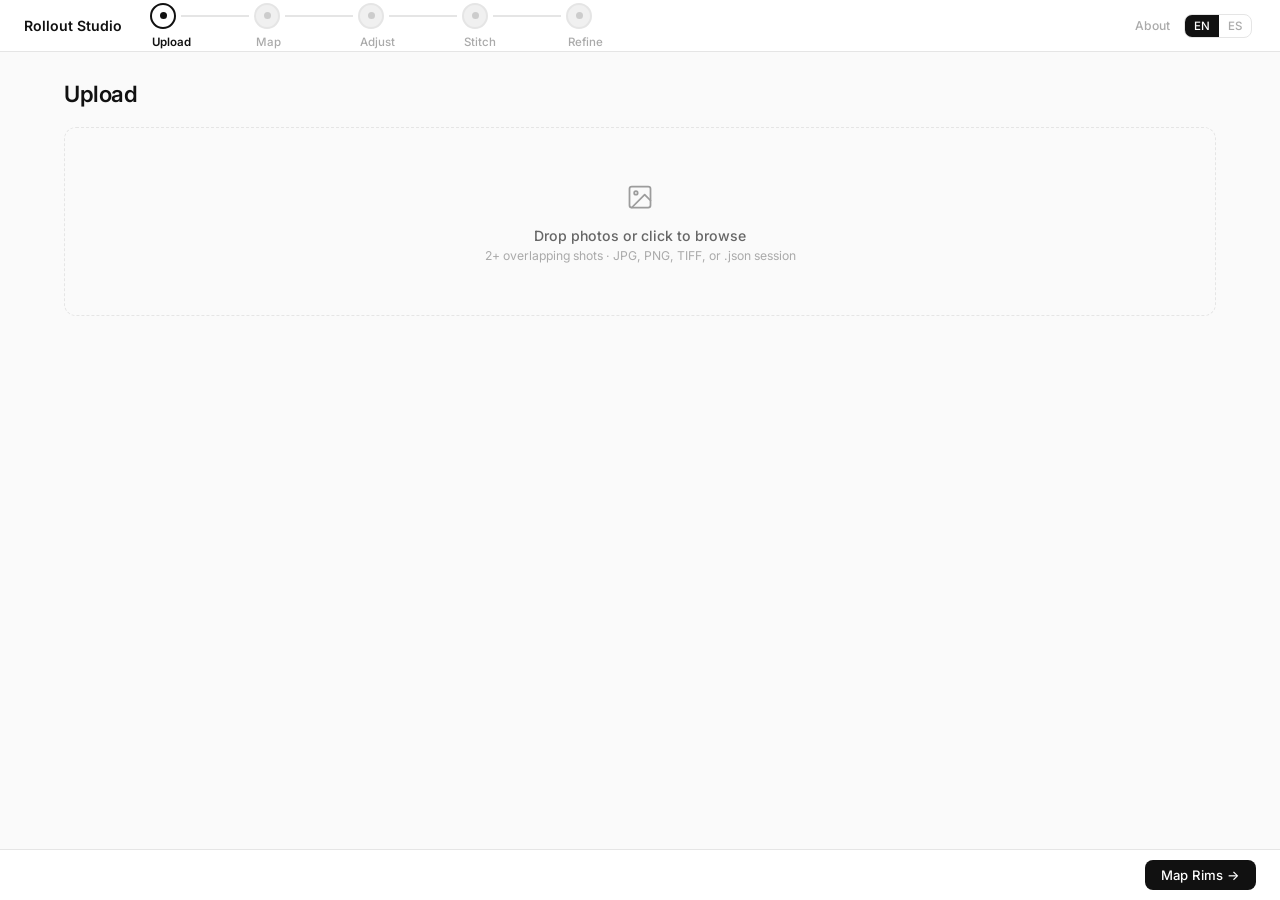
<file: index.html>
<!DOCTYPE html>
<html lang="en">
<head>
<meta charset="UTF-8">
<meta name="viewport" content="width=device-width,initial-scale=1.0">
<title>Rollout Studio</title>
<!-- Google Analytics (GA4) -->
<script async src="https://www.googletagmanager.com/gtag/js?id=G-Y5X94T6TG4"></script>
<script>
  window.dataLayer = window.dataLayer || [];
  function gtag(){dataLayer.push(arguments);}
  gtag('js', new Date());
  gtag('config', 'G-Y5X94T6TG4');
</script>
<link rel="preconnect" href="https://fonts.googleapis.com">
<link rel="preconnect" href="https://fonts.gstatic.com" crossorigin>
<link rel="stylesheet" href="https://fonts.googleapis.com/css2?family=Inter:wght@400;500;600&display=swap">
<link rel="stylesheet" href="css/styles.css?v=20261126-auto-sort">
</head>
<body>

<div class="topbar">
  <div class="logo" id="logoBtn">Rollout Studio</div>
  <div class="stepper" id="stepper"></div>
  <div class="topbar-right">
    <button class="btn btn-ghost btn-sm" id="aboutBtn" style="font-size:.76em">About</button>
    <div class="lang-toggle" id="langToggle"><button class="active" data-l="en">EN</button><button data-l="es">ES</button></div>
  </div>
</div>
<div class="main">
  <div class="page active" id="p0"></div>
  <div class="page" id="p1"></div>
  <div class="page" id="p2"></div>
  <div class="page" id="p3"></div>
  <div class="page" id="p4"></div>
  <div class="page" id="pAbout"></div>
</div>
<div class="bottombar" id="bottombar">
  <div><button class="btn btn-ghost" id="btnBack" style="visibility:hidden">&larr; Back</button></div>
  <div class="bb-right"><span class="bb-hint" id="hint"></span><button class="btn btn-dark" id="btnNext">Map Rims &rarr;</button></div>
</div>
<input type="file" id="fi" multiple accept="image/*,.tif,.tiff,image/tiff,.json" style="display:none">

<script src="js/i18n.js?v=20261126-auto-sort"></script>
<script src="js/state.js?v=20261126-auto-sort"></script>
<script src="js/ui/about.js"></script>
<script src="js/ui/modal.js?v=20261126-overlap-warning"></script>
<script src="js/ui/nav.js?v=20261126-overlap-warning"></script>
<script src="js/core/rim-detect.js"></script>
<script src="js/core/rim-detect-v2.js?v=20261125-open-mouth"></script>
<script src="js/core/unwarp.js?v=20261125-seam-merge"></script>
<script src="js/core/overlap-warp.js?v=20261125-crop-check"></script>
<script src="js/core/seam-merge.js?v=20261126-auto-sort"></script>
<script src="js/core/crop-check.js?v=20261125-crop-check"></script>
<script src="js/core/auto-rectify.js"></script>
<script src="js/core/camera.js"></script>
<script src="js/core/registration.js"></script>
<script src="js/steps/1-upload.js?v=20261126-tiff-loading"></script>
<script src="js/steps/2-map.js?v=20261124-browser-rims"></script>
<script src="js/steps/3-adjust.js?v=20261126-auto-order-chain"></script>
<script src="js/steps/4-stitch.js?v=20261126-auto-sort"></script>
<script src="js/steps/5-refine.js"></script>
<script src="js/main.js"></script>
</body>
</html>
</file>
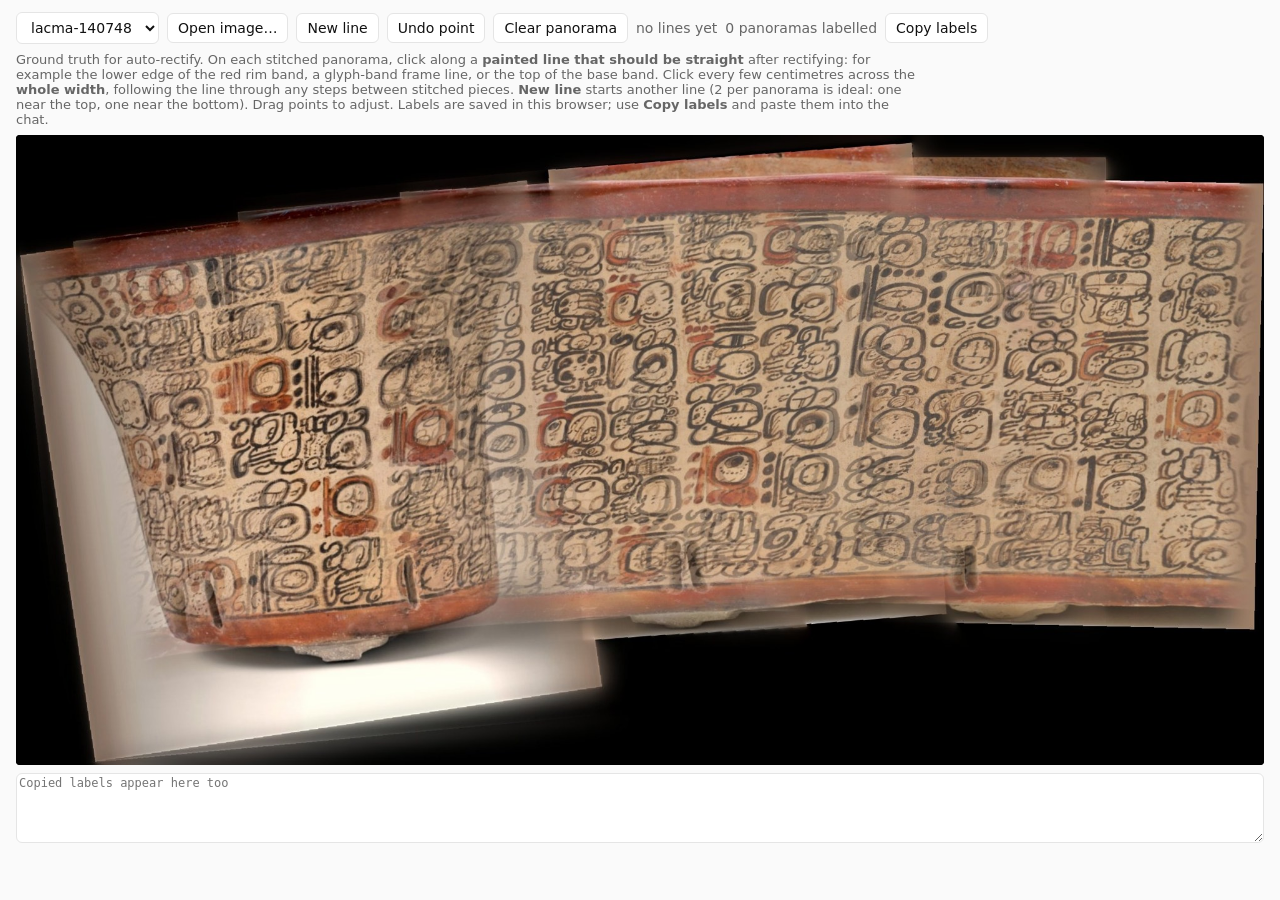
<file: eval/label-lines.html>
<!DOCTYPE html>
<html lang="en">
<head>
<meta charset="UTF-8">
<meta name="viewport" content="width=device-width,initial-scale=1">
<title>Straight-Line Labeller</title>
<style>
:root{--bg:#fafafa;--fg:#111;--mut:#666;--card:#fff;--bd:#e5e5e5;--ok:#16a34a}
@media (prefers-color-scheme:dark){:root{--bg:#141414;--fg:#eee;--mut:#999;--card:#1e1e1e;--bd:#333}}
*{box-sizing:border-box}
body{background:var(--bg);color:var(--fg);font:14px system-ui,sans-serif;margin:0;padding:12px 16px}
.bar{display:flex;gap:8px;flex-wrap:wrap;align-items:center;margin-bottom:8px}
button,select{font:inherit;padding:6px 10px;border-radius:6px;border:1px solid var(--bd);background:var(--card);color:var(--fg);cursor:pointer}
.hint{color:var(--mut);font-size:13px;margin:4px 0 8px;max-width:900px}
canvas{max-width:100%;display:block;cursor:crosshair;touch-action:none;border-radius:4px;background:#000}
.done{color:var(--ok);font-weight:600}.mut{color:var(--mut)}
textarea{width:100%;height:70px;font:12px monospace;margin-top:8px;background:var(--card);color:var(--fg);border:1px solid var(--bd);border-radius:6px}
</style>
</head>
<body>
<div class="bar">
  <select id="set"></select>
  <label style="display:inline-flex;align-items:center;gap:4px;cursor:pointer"><input type="file" id="localImg" accept="image/*" style="display:none"><button type="button" onclick="document.getElementById('localImg').click()">Open image…</button></label>
  <button id="newLine">New line</button>
  <button id="undo">Undo point</button>
  <button id="clear">Clear panorama</button>
  <span id="status" class="mut"></span>
  <span id="count" class="mut"></span>
  <button id="copy">Copy labels</button>
</div>
<div class="hint">Ground truth for auto-rectify. On each stitched panorama, click along a <b>painted line that should be straight</b> after rectifying: for example the lower edge of the red rim band, a glyph-band frame line, or the top of the base band. Click every few centimetres across the <b>whole width</b>, following the line through any steps between stitched pieces. <b>New line</b> starts another line (2 per panorama is ideal: one near the top, one near the bottom). Drag points to adjust. Labels are saved in this browser; use <b>Copy labels</b> and paste them into the chat.</div>
<canvas id="cv"></canvas>
<textarea id="out" readonly placeholder="Copied labels appear here too"></textarea>
<script>
"use strict";
// Labels: {"<set>": {"lines": [[[x,y], ...], ...]}} with x,y normalised to 0..1 of the stitched image.
var KEY = "rollout-line-labels-v1", labels = {};
try { labels = JSON.parse(localStorage.getItem(KEY) || "{}"); } catch (e) {}
function save() { try { localStorage.setItem(KEY, JSON.stringify(labels)); } catch (e) {} updCount(); }
var sets = [], cur = null, img = new Image(), cv = document.getElementById("cv"), ctx = cv.getContext("2d"), drag = null;
var COLORS = ["#f97316", "#2563eb", "#16a34a", "#db2777", "#7c3aed"];
function lab() { return labels[cur] || (labels[cur] = { lines: [[]] }); }
async function load() {
  var list = await (await fetch("../test-sets/stitched.json")).json();
  sets = list.sets.filter(function (s) { return !s.failed; }); // failed stitches can't be labelled
  var sel = document.getElementById("set");
  sets.forEach(function (s) { var o = document.createElement("option"); o.value = s.id; o.textContent = s.id; sel.appendChild(o); });
  sel.onchange = function () { show(sel.value); };
  show(sets[0].id); updCount();
}
// Open a panorama from this computer (e.g. your own stitch): it stays in the browser; labels are
// keyed "local:<file name>" and copied out with the rest.
document.getElementById("localImg").onchange = function (e) {
  var f = e.target.files[0]; if (!f) return;
  var id = "local:" + f.name, url = URL.createObjectURL(f);
  if (!sets.some(function (x) { return x.id === id; })) {
    sets.push({ id: id, url: url });
    var o = document.createElement("option"); o.value = id; o.textContent = id; document.getElementById("set").appendChild(o);
  } else sets.find(function (x) { return x.id === id; }).url = url;
  document.getElementById("set").value = id; show(id);
};
function show(id) { cur = id; var s = sets.find(function (x) { return x.id === id; }); img.onload = function () { cv.width = img.naturalWidth; cv.height = img.naturalHeight; draw(); }; img.src = s.url || "../" + s.file; }
function draw() {
  ctx.drawImage(img, 0, 0);
  var L = labels[cur], r = Math.max(4, cv.width / 300);
  (L ? L.lines : []).forEach(function (line, li) {
    var col = COLORS[li % COLORS.length]; ctx.strokeStyle = col; ctx.fillStyle = col; ctx.lineWidth = r / 2;
    var pts = line.slice().sort(function (a, b) { return a[0] - b[0]; }).map(function (p) { return [p[0] * cv.width, p[1] * cv.height]; });
    if (pts.length > 1) { ctx.beginPath(); pts.forEach(function (p, i) { i ? ctx.lineTo(p[0], p[1]) : ctx.moveTo(p[0], p[1]); }); ctx.stroke(); }
    pts.forEach(function (p) { ctx.beginPath(); ctx.arc(p[0], p[1], r, 0, 7); ctx.fill(); });
  });
  var n = L ? L.lines.filter(function (l) { return l.length >= 2; }).length : 0;
  document.getElementById("status").innerHTML = n ? '<span class="done">' + n + " line" + (n > 1 ? "s" : "") + "</span>" : "no lines yet";
}
function evPt(e) { var b = cv.getBoundingClientRect(); return [(e.clientX - b.left) / b.width, (e.clientY - b.top) / b.height]; }
cv.addEventListener("pointerdown", function (e) {
  var p = evPt(e), L = lab();
  for (var li = 0; li < L.lines.length; li++) for (var i = 0; i < L.lines[li].length; i++) {
    var q = L.lines[li][i];
    if (Math.hypot((q[0] - p[0]) * cv.width, (q[1] - p[1]) * cv.height) < cv.width / 120) { drag = [li, i]; cv.setPointerCapture(e.pointerId); return; }
  }
  L.lines[L.lines.length - 1].push(p); save(); draw();
});
cv.addEventListener("pointermove", function (e) { if (!drag) return; lab().lines[drag[0]][drag[1]] = evPt(e); draw(); });
cv.addEventListener("pointerup", function () { if (drag) { drag = null; save(); } });
document.getElementById("newLine").onclick = function () { var L = lab(); if (L.lines[L.lines.length - 1].length) L.lines.push([]); save(); draw(); };
document.getElementById("undo").onclick = function () { var L = lab(), last = L.lines[L.lines.length - 1]; if (last.length) last.pop(); else if (L.lines.length > 1) L.lines.pop(); save(); draw(); };
document.getElementById("clear").onclick = function () { delete labels[cur]; save(); draw(); };
function done() { return Object.keys(labels).filter(function (k) { return labels[k].lines.some(function (l) { return l.length >= 2; }); }); }
function updCount() { document.getElementById("count").textContent = done().length + " panoramas labelled"; }
document.getElementById("copy").onclick = function () {
  var out = {}; done().forEach(function (k) { out[k] = { lines: labels[k].lines.filter(function (l) { return l.length >= 2; }) }; });
  var txt = JSON.stringify(out); document.getElementById("out").value = txt;
  try { navigator.clipboard.writeText(txt); } catch (e) {}
};
load();
</script>
</body>
</html>
</file>
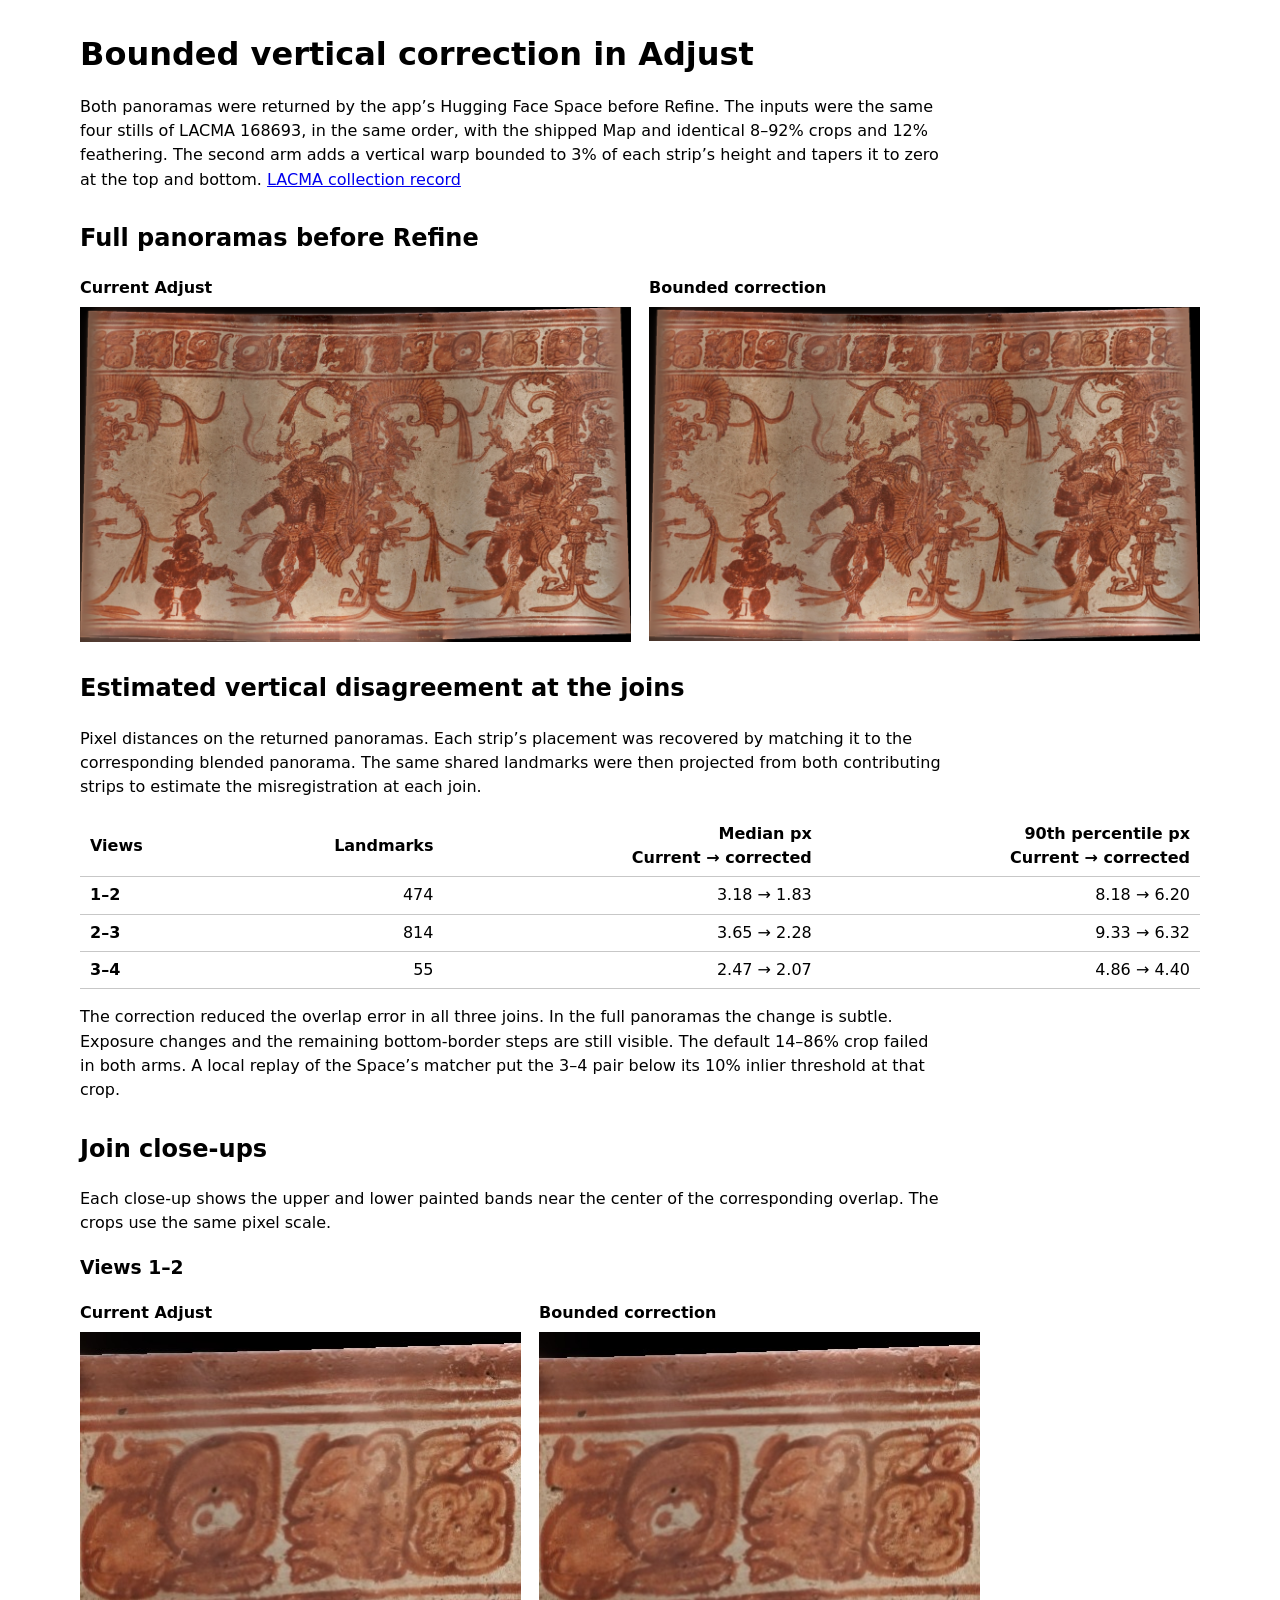
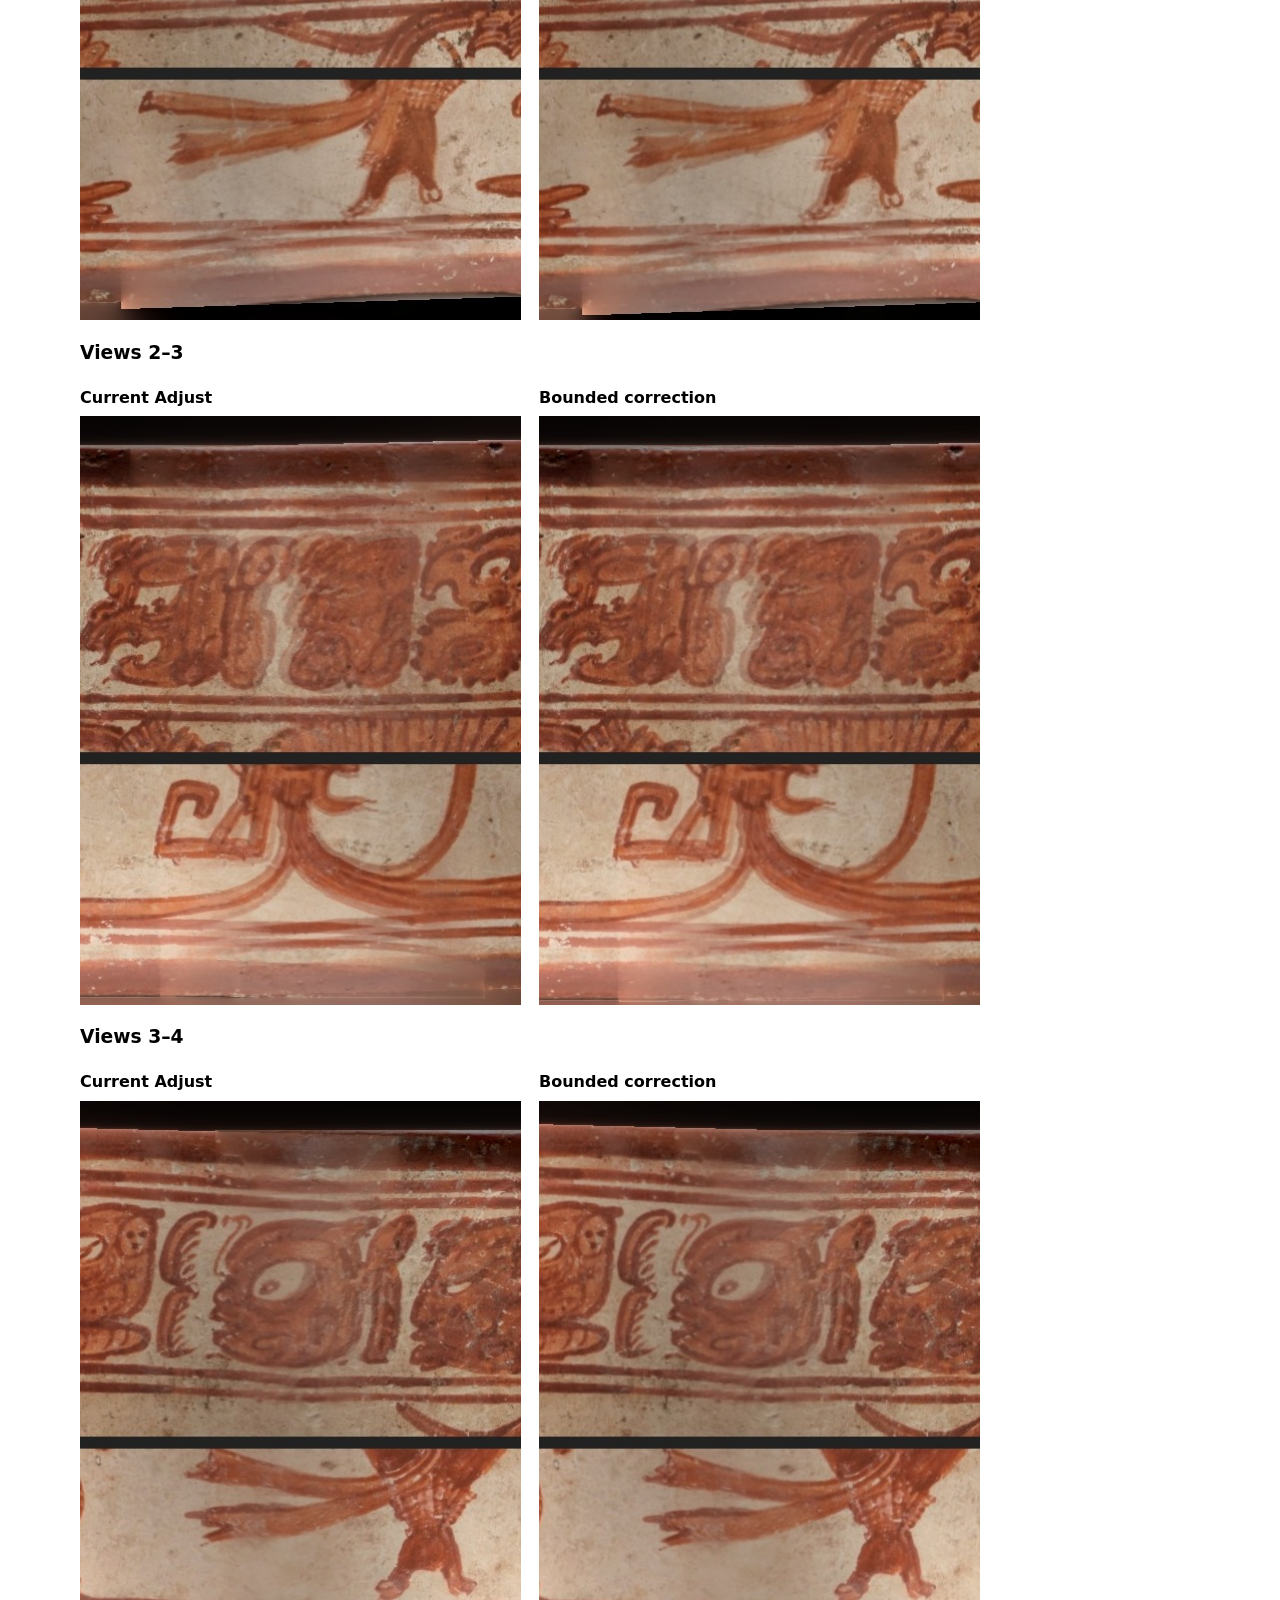
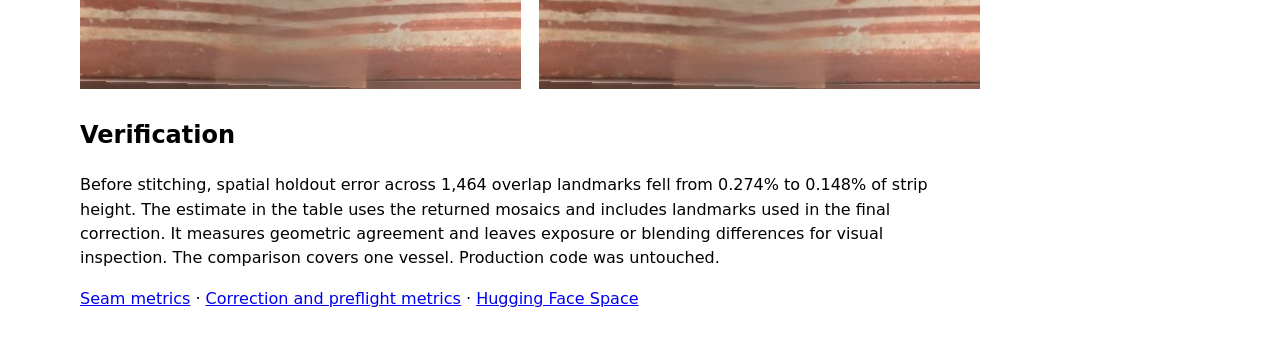
<file: museum-rollout-reconstruction/adjust-hf-test/comparison.html>
<!doctype html>
<html lang="en"><head><meta charset="utf-8"><meta name="viewport" content="width=device-width,initial-scale=1">
<title>Adjust · Hugging Face stitch comparison</title>
<style>
:root{color-scheme:light dark}body{font:16px/1.52 system-ui,sans-serif;margin:30px auto;max-width:1120px;padding:0 20px}
h1{margin:0 0 8px}h2{margin-top:28px}p{max-width:85ch}img{display:block;width:100%;height:auto}figure{margin:0}
figcaption{margin-bottom:6px;font-weight:600}.pair{display:grid;grid-template-columns:repeat(2,minmax(0,1fr));gap:18px}
.detail{max-width:900px}table{border-collapse:collapse;width:100%;min-width:480px;font-variant-numeric:tabular-nums}
.wrap{overflow-x:auto}th,td{text-align:right;padding:6px 10px;border-bottom:1px solid color-mix(in srgb,currentColor 22%,transparent)}
th:first-child{text-align:left}@media(max-width:600px){.pair{grid-template-columns:1fr}}
</style></head><body>
<h1>Bounded vertical correction in Adjust</h1>
<p>Both panoramas were returned by the app’s Hugging Face Space before Refine. The inputs were the same four stills of LACMA 168693, in the same order, with the shipped Map and identical 8–92% crops and 12% feathering. The second arm adds a vertical warp bounded to 3% of each strip’s height and tapers it to zero at the top and bottom. <a href="https://collections.lacma.org/object/168693">LACMA collection record</a></p>
<h2>Full panoramas before Refine</h2>
<div class="pair">
<figure><figcaption>Current Adjust</figcaption><a href="images/baseline.png"><img src="images/baseline.png" alt="Hugging Face panorama from unchanged strips."></a></figure>
<figure><figcaption>Bounded correction</figcaption><a href="images/adjusted.png"><img src="images/adjusted.png" alt="Hugging Face panorama from the same strips with bounded vertical correction."></a></figure>
</div>
<h2>Estimated vertical disagreement at the joins</h2>
<p>Pixel distances on the returned panoramas. Each strip’s placement was recovered by matching it to the corresponding blended panorama. The same shared landmarks were then projected from both contributing strips to estimate the misregistration at each join.</p>
<div class="wrap"><table><thead><tr><th scope="col">Views</th><th scope="col">Landmarks</th><th scope="col">Median px<br>Current → corrected</th><th scope="col">90th percentile px<br>Current → corrected</th></tr></thead><tbody><tr><th scope="row">1–2</th><td>474</td><td>3.18 → 1.83</td><td>8.18 → 6.20</td></tr><tr><th scope="row">2–3</th><td>814</td><td>3.65 → 2.28</td><td>9.33 → 6.32</td></tr><tr><th scope="row">3–4</th><td>55</td><td>2.47 → 2.07</td><td>4.86 → 4.40</td></tr></tbody></table></div>
<p>The correction reduced the overlap error in all three joins. In the full panoramas the change is subtle. Exposure changes and the remaining bottom-border steps are still visible. The default 14–86% crop failed in both arms. A local replay of the Space’s matcher put the 3–4 pair below its 10% inlier threshold at that crop.</p>
<h2>Join close-ups</h2>
<p>Each close-up shows the upper and lower painted bands near the center of the corresponding overlap. The crops use the same pixel scale.</p>
<h3>Views 1–2</h3><div class="pair detail"><figure><figcaption>Current Adjust</figcaption><a href="images/baseline-1-2.jpg"><img src="images/baseline-1-2.jpg" alt="Current Adjust, detail near views 1–2"></a></figure><figure><figcaption>Bounded correction</figcaption><a href="images/adjusted-1-2.jpg"><img src="images/adjusted-1-2.jpg" alt="Bounded correction, detail near views 1–2"></a></figure></div><h3>Views 2–3</h3><div class="pair detail"><figure><figcaption>Current Adjust</figcaption><a href="images/baseline-2-3.jpg"><img src="images/baseline-2-3.jpg" alt="Current Adjust, detail near views 2–3"></a></figure><figure><figcaption>Bounded correction</figcaption><a href="images/adjusted-2-3.jpg"><img src="images/adjusted-2-3.jpg" alt="Bounded correction, detail near views 2–3"></a></figure></div><h3>Views 3–4</h3><div class="pair detail"><figure><figcaption>Current Adjust</figcaption><a href="images/baseline-3-4.jpg"><img src="images/baseline-3-4.jpg" alt="Current Adjust, detail near views 3–4"></a></figure><figure><figcaption>Bounded correction</figcaption><a href="images/adjusted-3-4.jpg"><img src="images/adjusted-3-4.jpg" alt="Bounded correction, detail near views 3–4"></a></figure></div>
<h2>Verification</h2>
<p>Before stitching, spatial holdout error across 1,464 overlap landmarks fell from 0.274% to 0.148% of strip height. The estimate in the table uses the returned mosaics and includes landmarks used in the final correction. It measures geometric agreement and leaves exposure or blending differences for visual inspection. The comparison covers one vessel. Production code was untouched.</p>
<p><a href="seams.json">Seam metrics</a> · <a href="coefficients.json">Correction and preflight metrics</a> · <a href="https://huggingface.co/spaces/noahhowa/image-stitch-fork">Hugging Face Space</a></p>
</body></html>
</file>
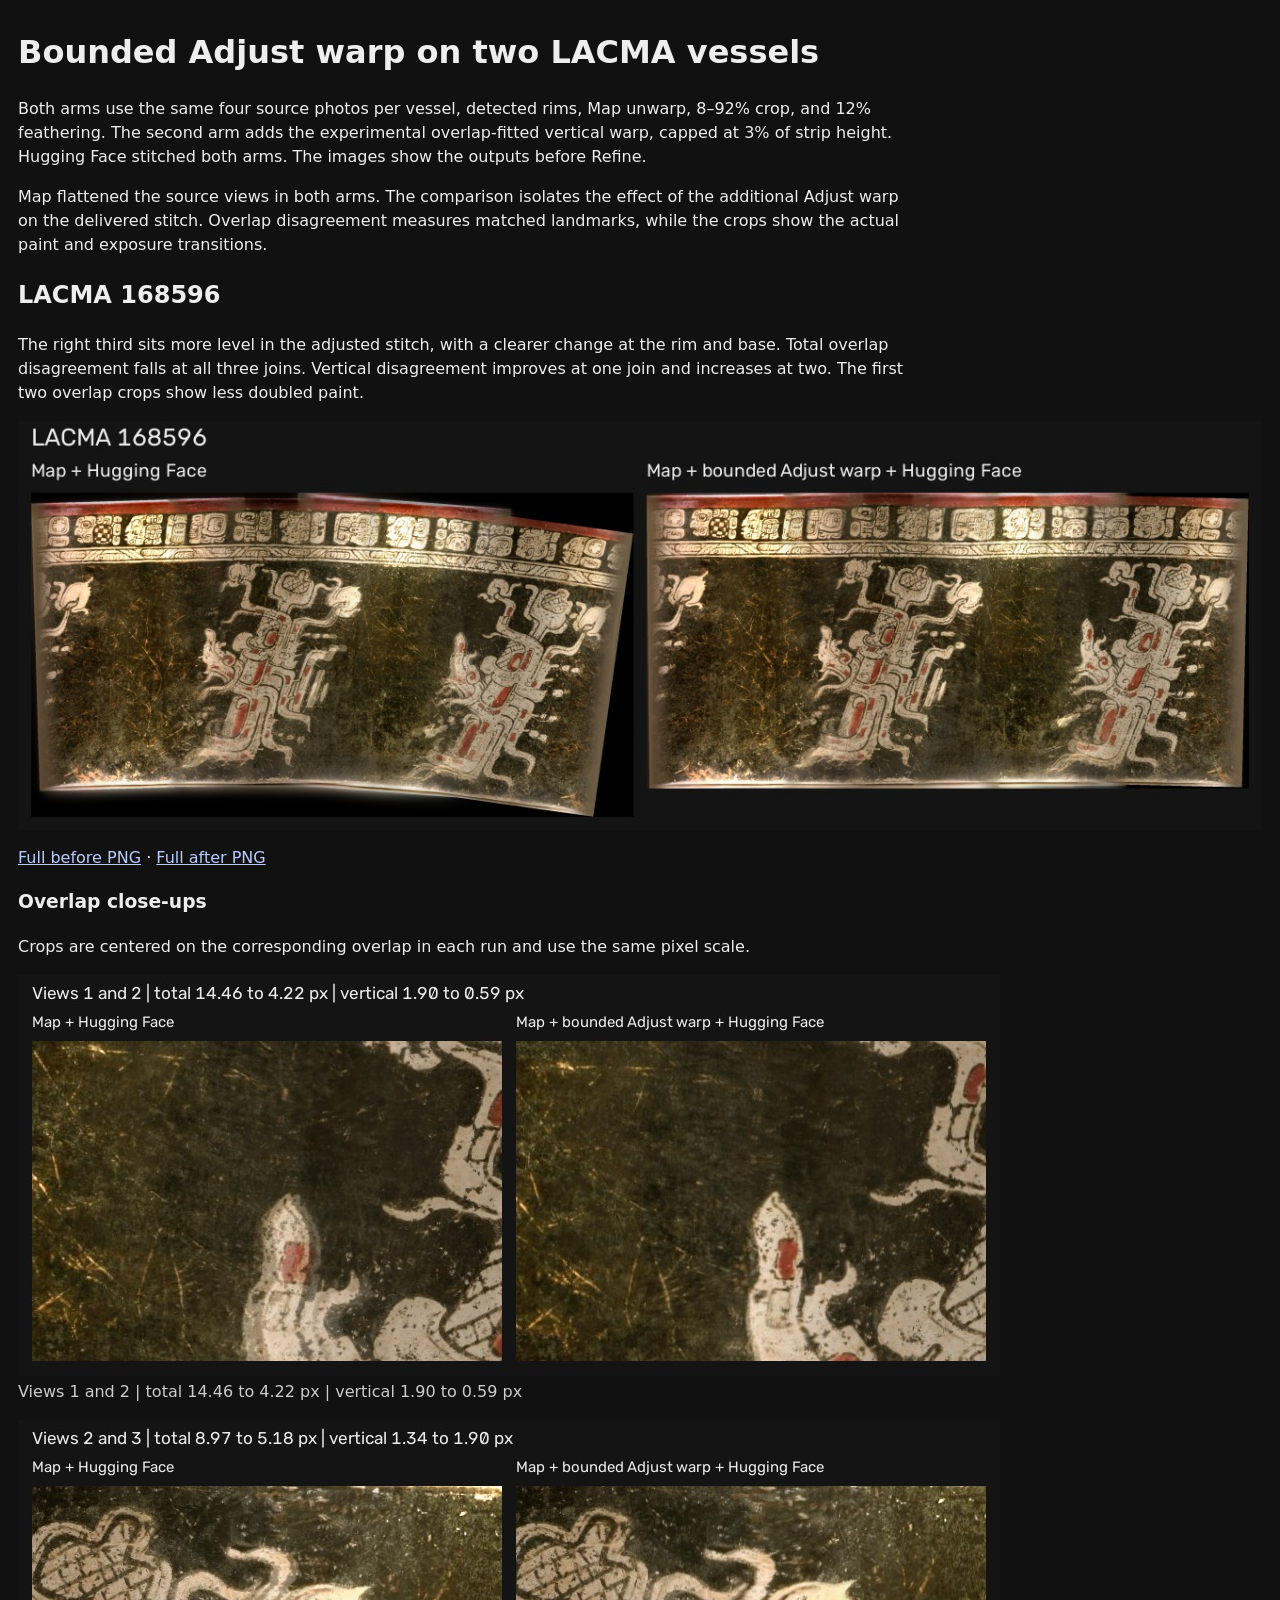
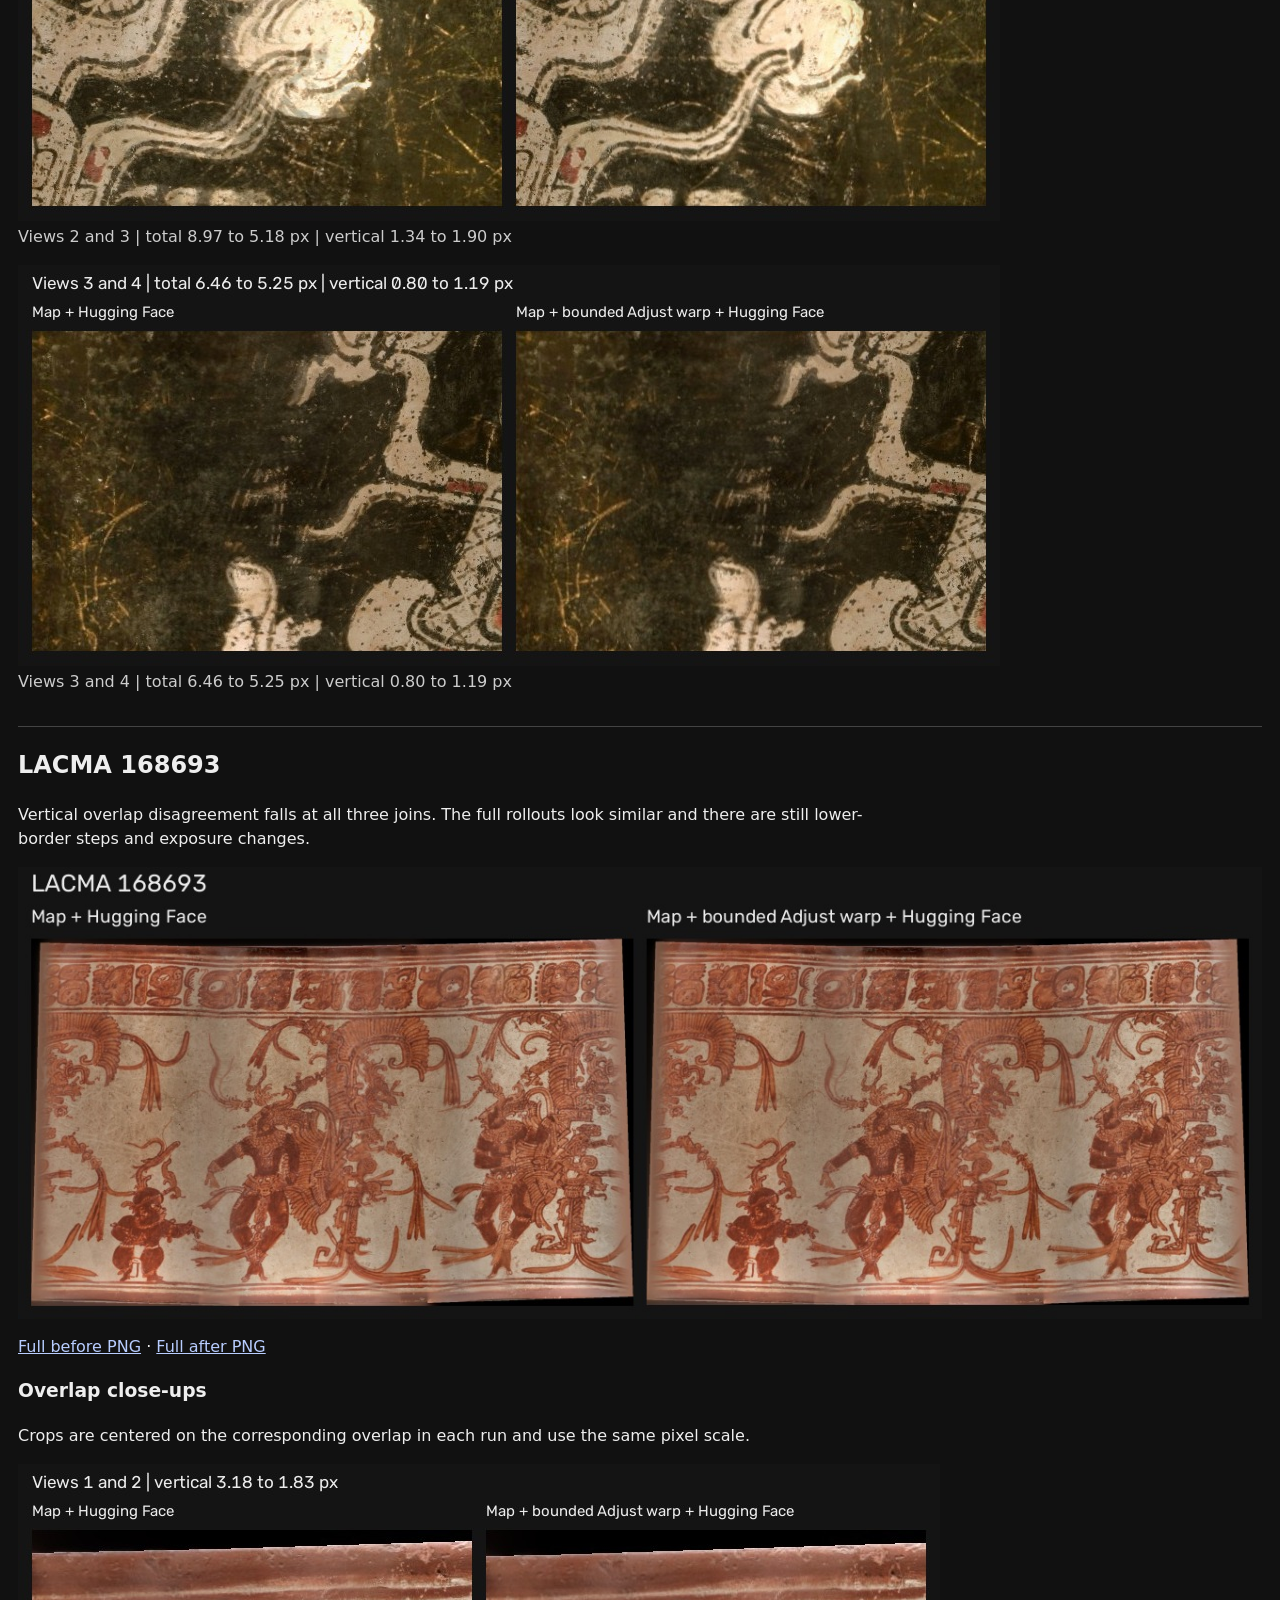
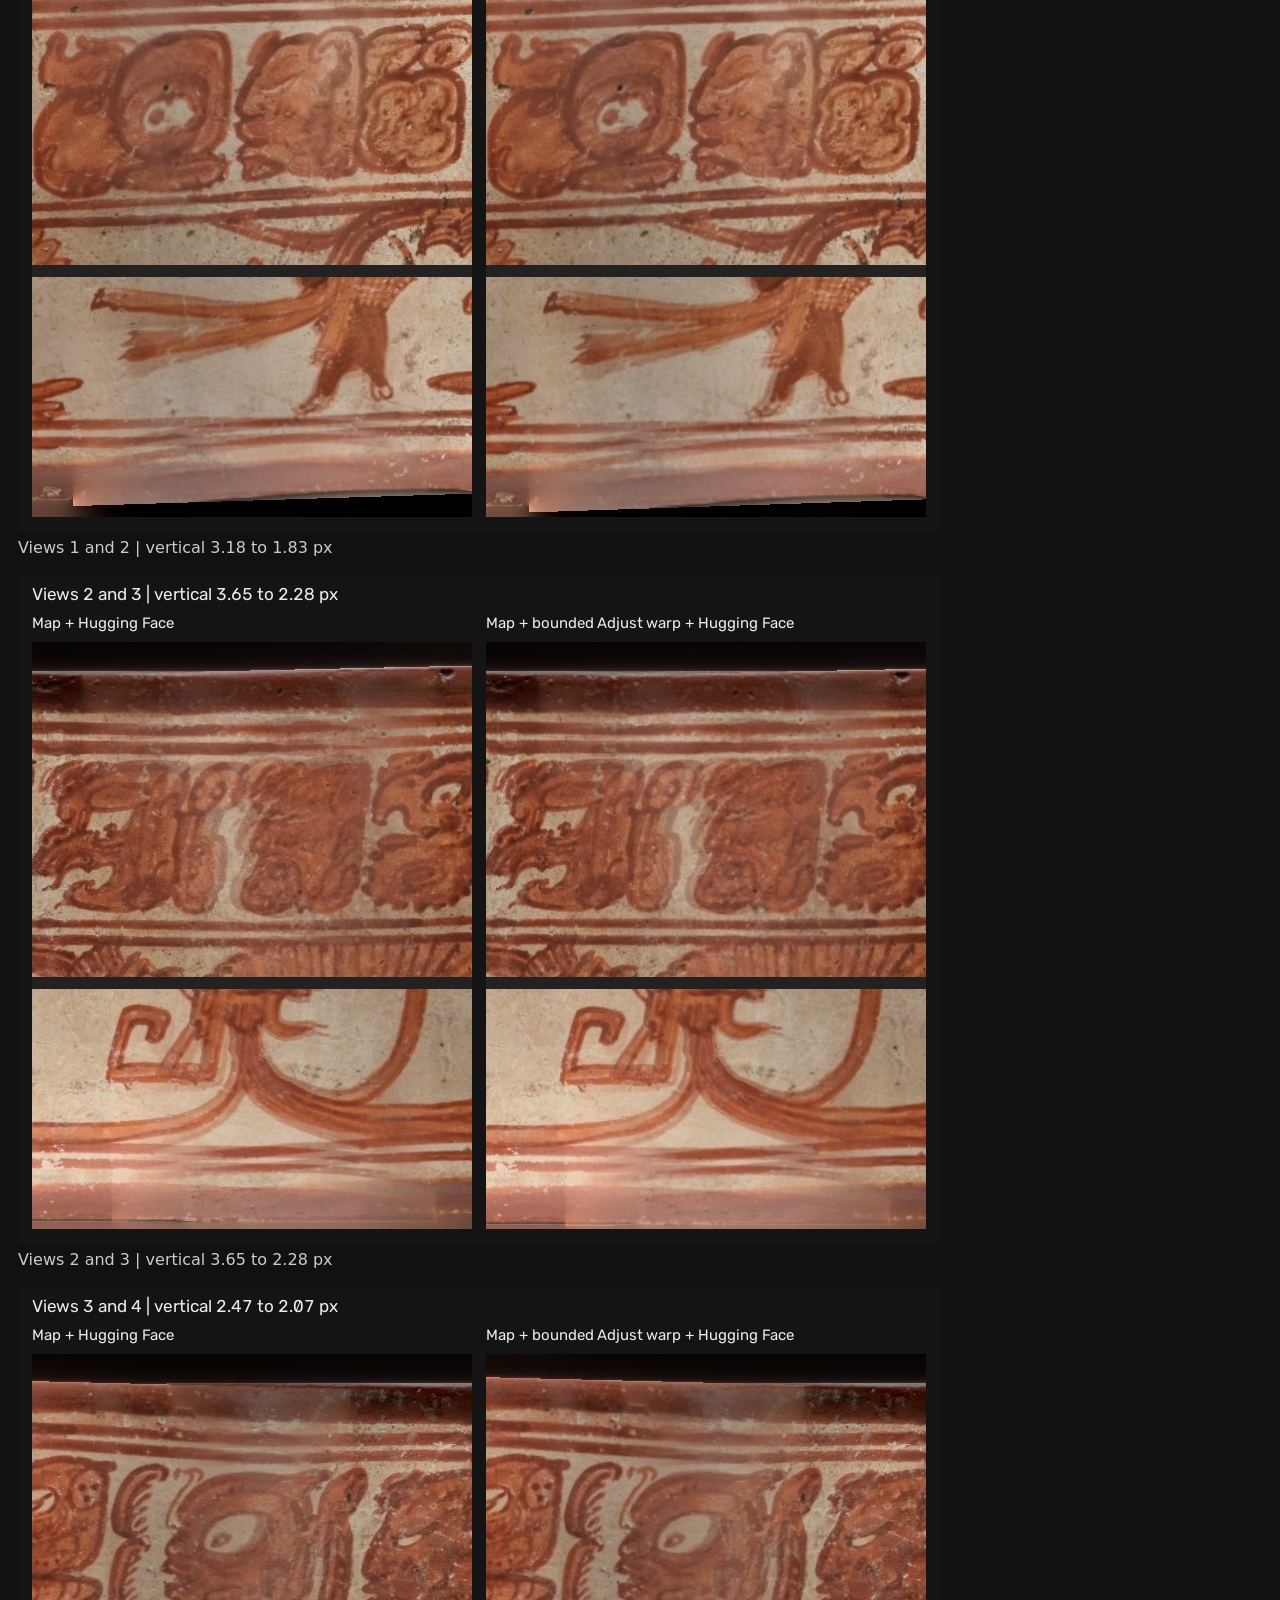
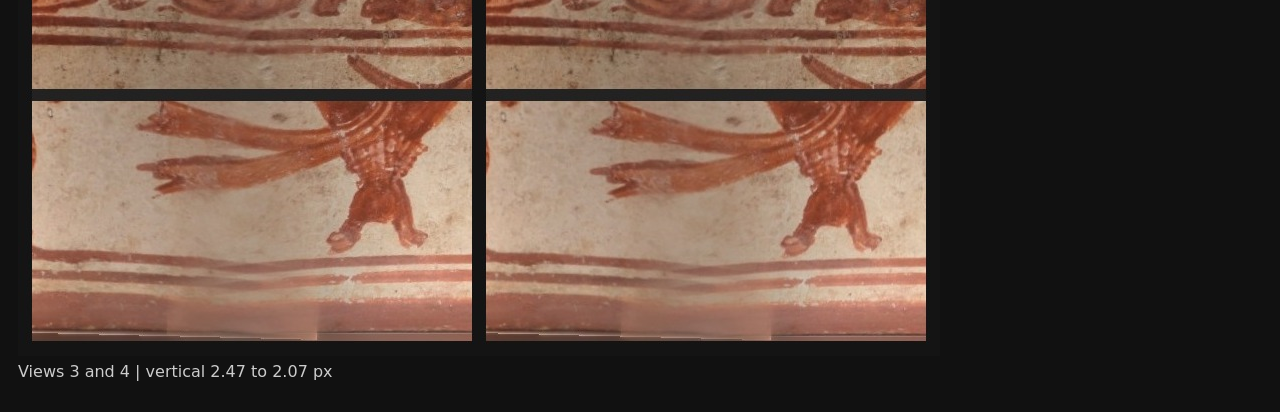
<file: museum-rollout-reconstruction/adjust-hf-test/alignment-handoff/lacma-adjust-comparison/comparison.html>
<!doctype html>
<html lang="en">
<meta charset="utf-8">
<meta name="viewport" content="width=device-width, initial-scale=1">
<title>Bounded Adjust warp on two LACMA vessels</title>
<style>
:root { color-scheme: dark; }
body { max-width: 1322px; margin: 28px auto; padding: 0 18px; background: #111; color: #eee; font: 16px/1.5 system-ui, sans-serif; }
p { max-width: 88ch; }
a { color: #b8cdff; }
img { display: block; max-width: 100%; height: auto; }
figure { margin: 16px 0; }
figcaption { margin: 4px 0; color: #ccc; }
section + section { border-top: 1px solid #444; margin-top: 32px; }
</style>
<h1>Bounded Adjust warp on two LACMA vessels</h1>
<p>Both arms use the same four source photos per vessel, detected rims, Map unwarp, 8–92% crop, and 12% feathering. The second arm adds the experimental overlap-fitted vertical warp, capped at 3% of strip height. Hugging Face stitched both arms. The images show the outputs before Refine.</p>
<p>Map flattened the source views in both arms. The comparison isolates the effect of the additional Adjust warp on the delivered stitch. Overlap disagreement measures matched landmarks, while the crops show the actual paint and exposure transitions.</p>

<section><h2>LACMA 168596</h2><p>The right third sits more level in the adjusted stitch, with a clearer change at the rim and base. Total overlap disagreement falls at all three joins. Vertical disagreement improves at one join and increases at two. The first two overlap crops show less doubled paint.</p>
<img src="168596-full.jpg" alt="Full Hugging Face panoramas for LACMA 168596, before and after the bounded Adjust warp">
<p><a href="../../resume/adjust-expanded/lacma-168596/baseline.png">Full before PNG</a> · <a href="../../resume/adjust-expanded/lacma-168596/adjusted.png">Full after PNG</a></p>
<h3>Overlap close-ups</h3><p>Crops are centered on the corresponding overlap in each run and use the same pixel scale.</p>
<figure><a href="168596-join-1.jpg"><img src="168596-join-1.jpg" alt="Views 1 and 2 | total 14.46 to 4.22 px | vertical 1.90 to 0.59 px"></a><figcaption>Views 1 and 2 | total 14.46 to 4.22 px | vertical 1.90 to 0.59 px</figcaption></figure>
<figure><a href="168596-join-2.jpg"><img src="168596-join-2.jpg" alt="Views 2 and 3 | total 8.97 to 5.18 px | vertical 1.34 to 1.90 px"></a><figcaption>Views 2 and 3 | total 8.97 to 5.18 px | vertical 1.34 to 1.90 px</figcaption></figure>
<figure><a href="168596-join-3.jpg"><img src="168596-join-3.jpg" alt="Views 3 and 4 | total 6.46 to 5.25 px | vertical 0.80 to 1.19 px"></a><figcaption>Views 3 and 4 | total 6.46 to 5.25 px | vertical 0.80 to 1.19 px</figcaption></figure>
</section>
<section><h2>LACMA 168693</h2><p>Vertical overlap disagreement falls at all three joins. The full rollouts look similar and there are still lower-border steps and exposure changes.</p>
<img src="168693-full.jpg" alt="Full Hugging Face panoramas for LACMA 168693, before and after the bounded Adjust warp">
<p><a href="../../images/baseline.png">Full before PNG</a> · <a href="../../images/adjusted.png">Full after PNG</a></p>
<h3>Overlap close-ups</h3><p>Crops are centered on the corresponding overlap in each run and use the same pixel scale.</p>
<figure><a href="168693-join-1.jpg"><img src="168693-join-1.jpg" alt="Views 1 and 2 | vertical 3.18 to 1.83 px"></a><figcaption>Views 1 and 2 | vertical 3.18 to 1.83 px</figcaption></figure>
<figure><a href="168693-join-2.jpg"><img src="168693-join-2.jpg" alt="Views 2 and 3 | vertical 3.65 to 2.28 px"></a><figcaption>Views 2 and 3 | vertical 3.65 to 2.28 px</figcaption></figure>
<figure><a href="168693-join-3.jpg"><img src="168693-join-3.jpg" alt="Views 3 and 4 | vertical 2.47 to 2.07 px"></a><figcaption>Views 3 and 4 | vertical 2.47 to 2.07 px</figcaption></figure>
</section>
</html>
</file>
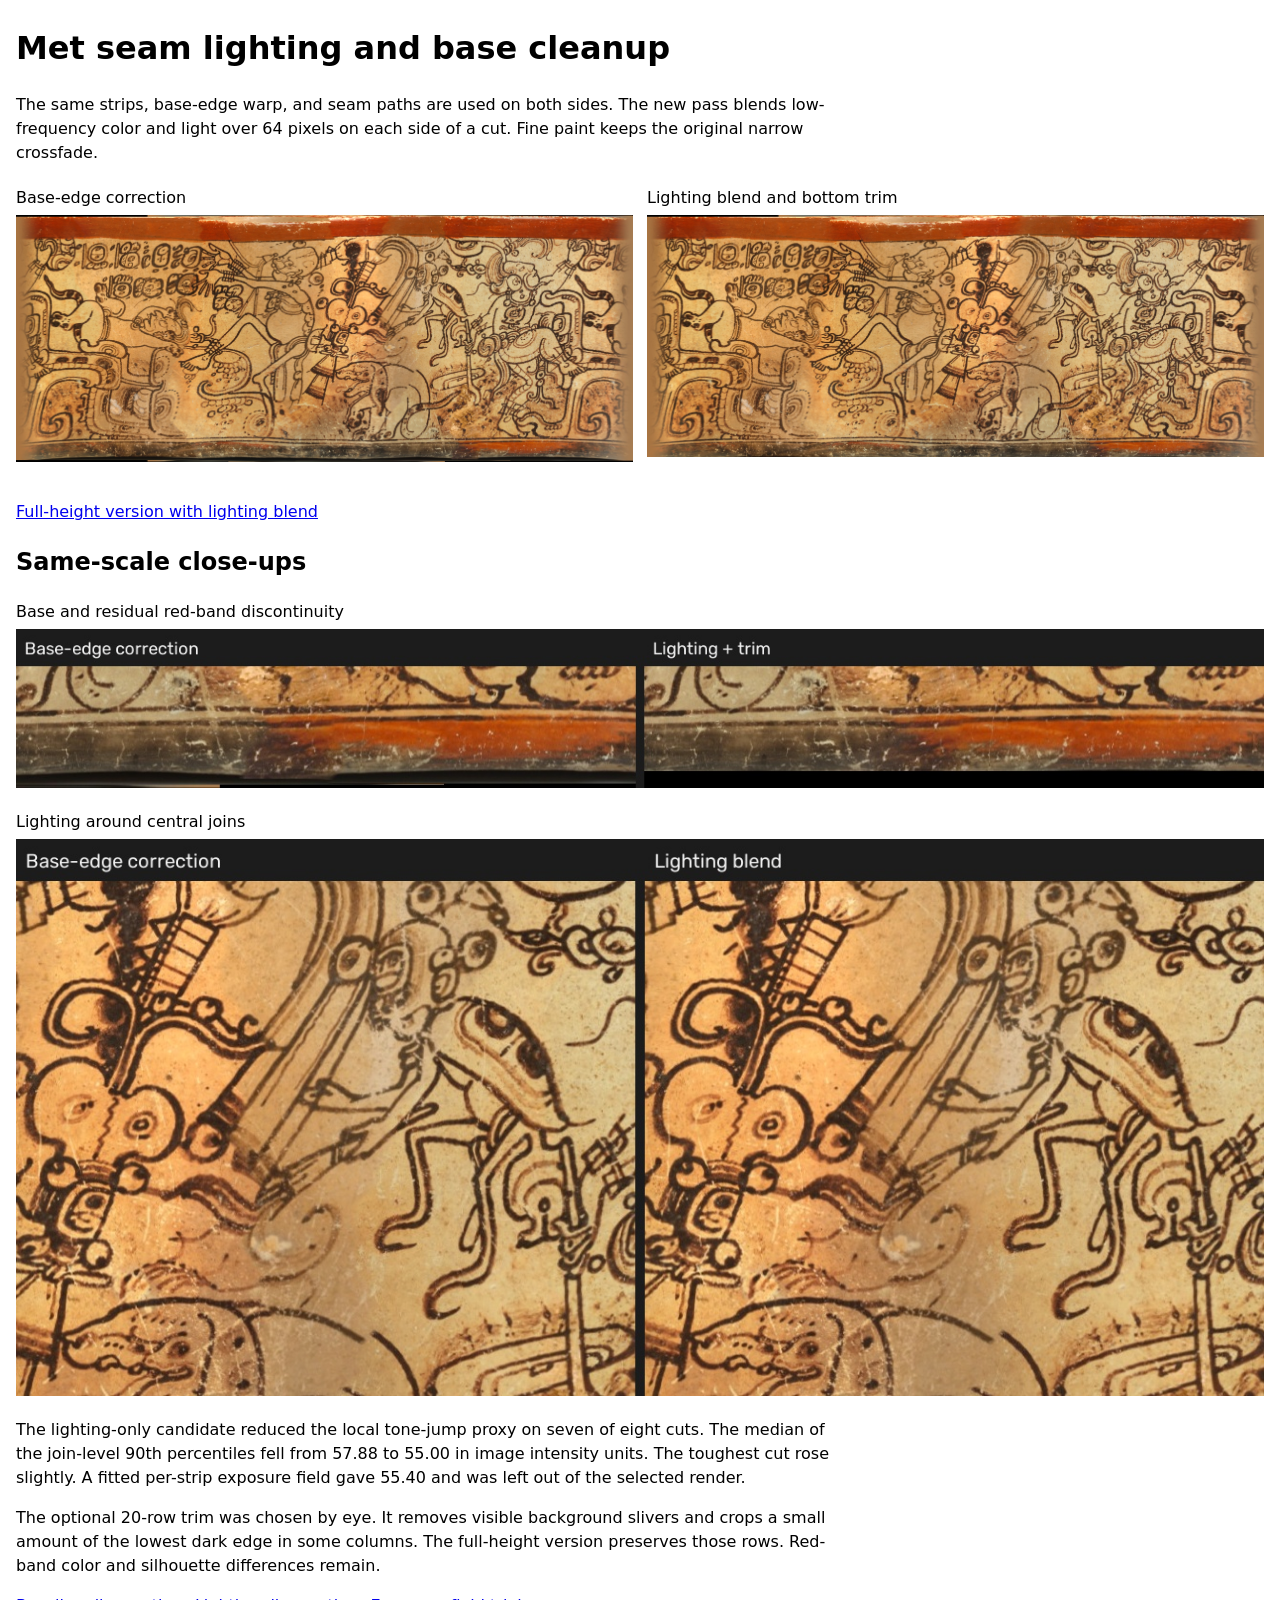
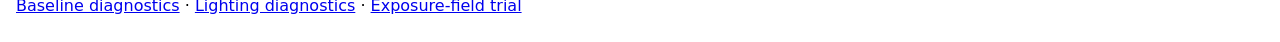
<file: museum-rollout-reconstruction/adjust-hf-test/alignment-handoff/met-seam-finish/comparison.html>
<!doctype html>
<html lang="en"><meta charset="utf-8"><meta name="viewport" content="width=device-width,initial-scale=1">
<title>Met seam lighting and base cleanup</title>
<style>
:root{color-scheme:light dark}body{max-width:1300px;margin:24px auto;padding:0 16px;font:16px/1.5 system-ui}
img{display:block;width:100%;height:auto}figure{margin:0 0 22px}figcaption{margin:5px 0}p{max-width:80ch}
.pair{display:grid;grid-template-columns:1fr 1fr;gap:14px}@media(max-width:600px){.pair{grid-template-columns:1fr}}
</style>
<h1>Met seam lighting and base cleanup</h1>
<p>The same strips, base-edge warp, and seam paths are used on both sides. The new pass blends low-frequency color and light over 64 pixels on each side of a cut. Fine paint keeps the original narrow crossfade.</p>
<div class="pair">
<figure><figcaption>Base-edge correction</figcaption><a href="met-light-0.png"><img src="met-light-0.png" alt="Met panorama with base-edge alignment and original lighting joins"></a></figure>
<figure><figcaption>Lighting blend and bottom trim</figcaption><a href="met-light-trimmed.png"><img src="met-light-trimmed.png" alt="Met panorama with softened lighting joins and lower background rows removed"></a></figure>
</div>
<p><a href="met-light-64.png">Full-height version with lighting blend</a></p>
<h2>Same-scale close-ups</h2>
<figure><figcaption>Base and residual red-band discontinuity</figcaption><a href="met-base-closeup.jpg"><img src="met-base-closeup.jpg" alt="Before and after close-up around the red base band, showing the trimmed lower edge on the right"></a></figure>
<figure><figcaption>Lighting around central joins</figcaption><a href="met-lighting-closeup.jpg"><img src="met-lighting-closeup.jpg" alt="Same-scale view of lighting around the center of the Met panorama before and after blending"></a></figure>
<p>The lighting-only candidate reduced the local tone-jump proxy on seven of eight cuts. The median of the join-level 90th percentiles fell from 57.88 to 55.00 in image intensity units. The toughest cut rose slightly. A fitted per-strip exposure field gave 55.40 and was left out of the selected render.</p>
<p>The optional 20-row trim was chosen by eye. It removes visible background slivers and crops a small amount of the lowest dark edge in some columns. The full-height version preserves those rows. Red-band color and silhouette differences remain.</p>
<p><a href="met-light-0.json">Baseline diagnostics</a> · <a href="met-light-64.json">Lighting diagnostics</a> · <a href="met-light-field.png">Exposure-field trial</a></p>
</file>
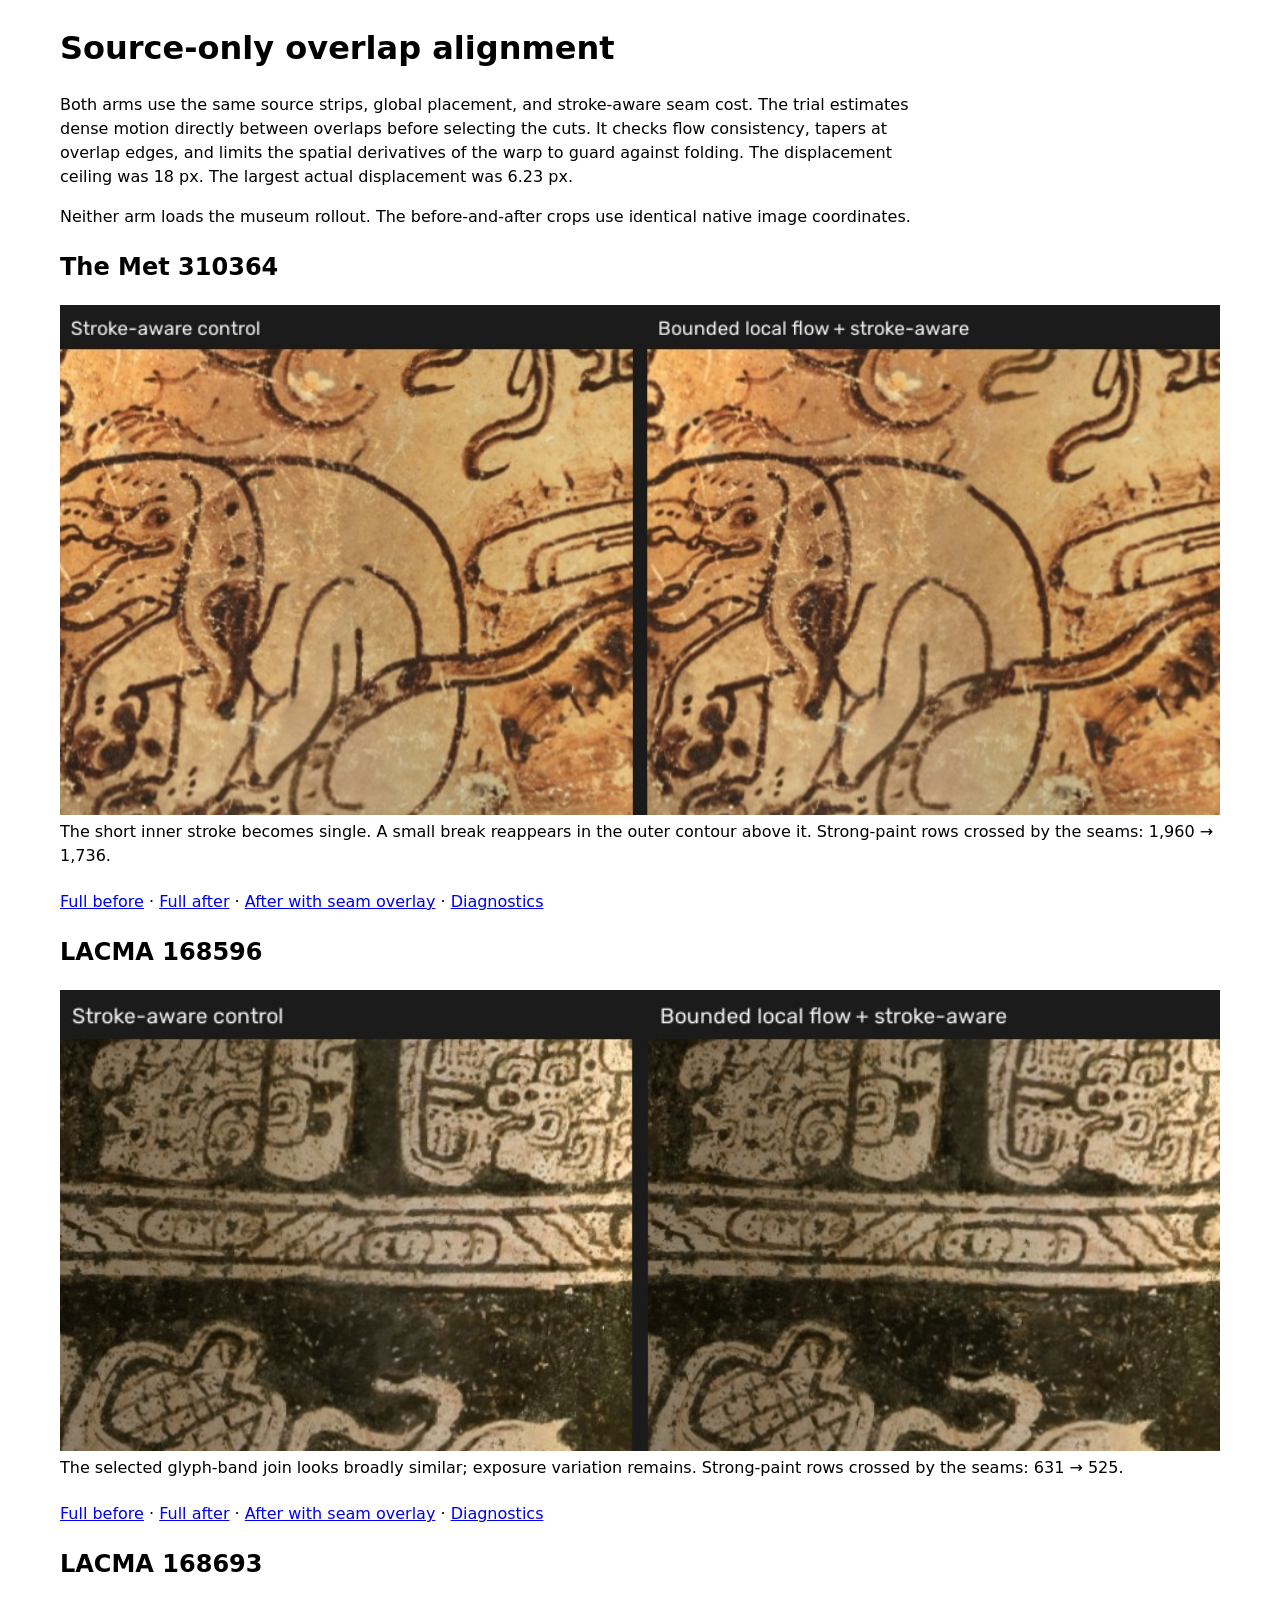
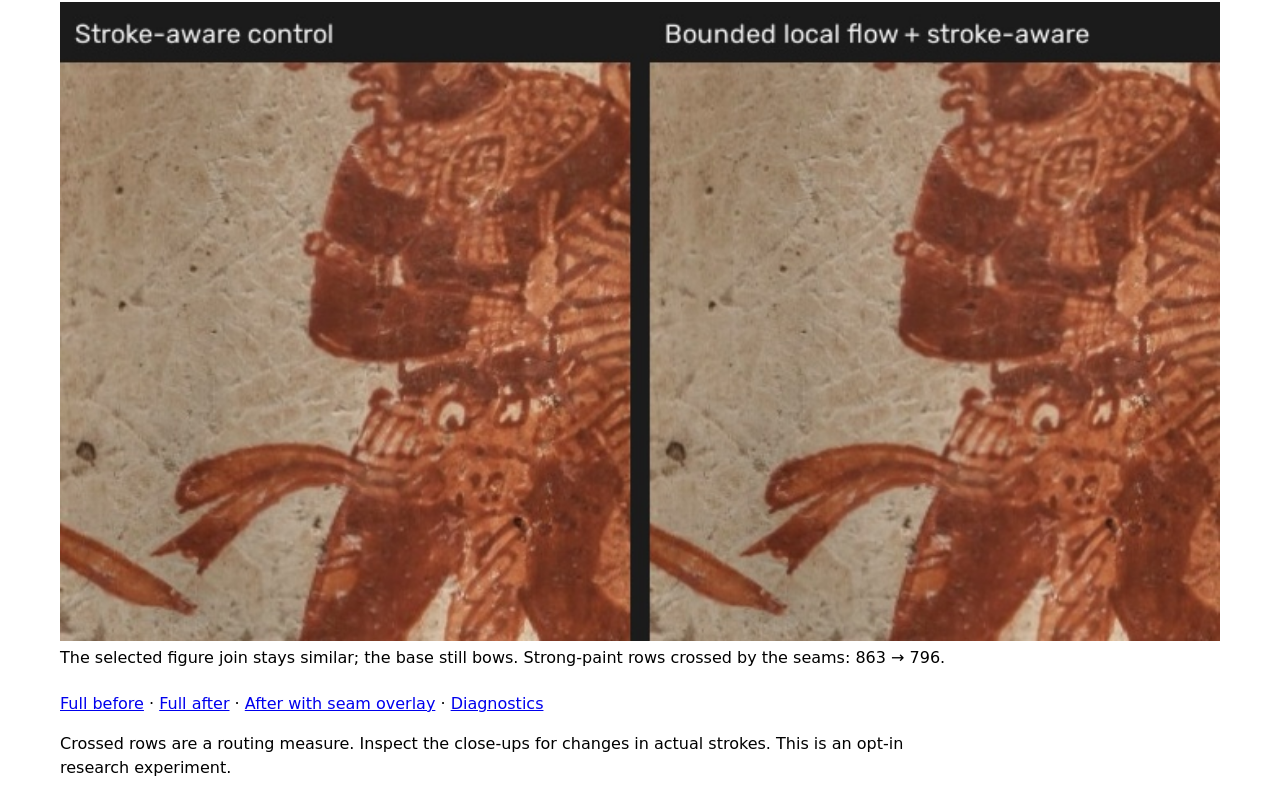
<file: museum-rollout-reconstruction/adjust-hf-test/alignment-handoff/source-overlap-alignment/comparison.html>
<!doctype html>
<html lang="en"><meta charset="utf-8"><meta name="viewport" content="width=device-width,initial-scale=1">
<title>Source-only overlap alignment before seam cuts</title>
<style>
:root{color-scheme:light dark}body{max-width:1160px;margin:24px auto;padding:0 16px;font:16px/1.5 system-ui}
img{display:block;width:100%;height:auto}figure{margin:0 0 22px}figcaption{margin:5px 0}p{max-width:84ch}
</style>
<h1>Source-only overlap alignment</h1>
<p>Both arms use the same source strips, global placement, and stroke-aware seam cost. The trial estimates dense motion directly between overlaps before selecting the cuts. It checks flow consistency, tapers at overlap edges, and limits the spatial derivatives of the warp to guard against folding. The displacement ceiling was 18 px. The largest actual displacement was 6.23 px.</p>
<p>Neither arm loads the museum rollout. The before-and-after crops use identical native image coordinates.</p>
<h2>The Met 310364</h2>
<figure><a href="met-310364-closeup.jpg"><img src="met-310364-closeup.jpg" alt="The Met 310364 seam close-up before and after bounded local motion"></a>
<figcaption>The short inner stroke becomes single. A small break reappears in the outer contour above it. Strong-paint rows crossed by the seams: 1,960 → 1,736.</figcaption></figure>
<p><a href="../met-source-only-stroke/stroke.png">Full before</a> · <a href="met-310364-after.png">Full after</a> · <a href="met-310364-after-seams.png">After with seam overlay</a> · <a href="met-310364-after.json">Diagnostics</a></p>
<h2>LACMA 168596</h2>
<figure><a href="lacma-168596-closeup.jpg"><img src="lacma-168596-closeup.jpg" alt="LACMA 168596 seam close-up before and after bounded local motion"></a>
<figcaption>The selected glyph-band join looks broadly similar; exposure variation remains. Strong-paint rows crossed by the seams: 631 → 525.</figcaption></figure>
<p><a href="../source-only-stroke-other/lacma-168596-stroke.png">Full before</a> · <a href="lacma-168596-after.png">Full after</a> · <a href="lacma-168596-after-seams.png">After with seam overlay</a> · <a href="lacma-168596-after.json">Diagnostics</a></p>
<h2>LACMA 168693</h2>
<figure><a href="lacma-168693-closeup.jpg"><img src="lacma-168693-closeup.jpg" alt="LACMA 168693 seam close-up before and after bounded local motion"></a>
<figcaption>The selected figure join stays similar; the base still bows. Strong-paint rows crossed by the seams: 863 → 796.</figcaption></figure>
<p><a href="../source-only-stroke-other/lacma-168693-stroke.png">Full before</a> · <a href="lacma-168693-after.png">Full after</a> · <a href="lacma-168693-after-seams.png">After with seam overlay</a> · <a href="lacma-168693-after.json">Diagnostics</a></p>
<p>Crossed rows are a routing measure. Inspect the close-ups for changes in actual strokes. This is an opt-in research experiment.</p>
</file>
<file: css/styles.css>
* {
  box-sizing: border-box;
  margin: 0;
  padding: 0;
}
:root {
  --bg: #fafafa;
  --surface: #fff;
  --border: #e5e5e5;
  --border-lt: #f0f0f0;
  --t1: #111;
  --t2: #666;
  --t3: #aaa;
  --r: 12px;
  --rs: 8px;
}
body {
  font-family: "Inter", system-ui, sans-serif;
  background: var(--bg);
  color: var(--t1);
  min-height: 100vh;
  display: flex;
  flex-direction: column;
  -webkit-font-smoothing: antialiased;
}
.topbar {
  background: var(--surface);
  border-bottom: 1px solid var(--border);
  padding: 0 24px;
  height: 52px;
  display: flex;
  align-items: center;
  gap: 28px;
  position: sticky;
  top: 0;
  z-index: 20;
}
.logo {
  font-weight: 600;
  font-size: 0.88em;
  display: flex;
  align-items: center;
  gap: 6px;
  flex-shrink: 0;
  cursor: pointer;
}
.logo:hover {
  opacity: 0.7;
}
.stepper {
  display: flex;
  flex: 1;
  max-width: 520px;
}
.st {
  flex: 1;
  display: flex;
  flex-direction: column;
  cursor: default;
}
.st.clickable {
  cursor: pointer;
}
.st-top {
  display: flex;
  align-items: center;
  width: 100%;
}
.st-circle {
  width: 26px;
  height: 26px;
  border-radius: 50%;
  display: flex;
  align-items: center;
  justify-content: center;
  flex-shrink: 0;
  border: 2px solid var(--border);
  background: var(--border-lt);
  position: relative;
  z-index: 2;
  transition: all 0.25s;
}
.st-circle .dot {
  width: 7px;
  height: 7px;
  border-radius: 50%;
  background: #ccc;
  transition: background 0.2s;
}
.st.active .st-circle {
  border-color: var(--t1);
  background: var(--surface);
}
.st.active .st-circle .dot {
  background: var(--t1);
}
.st.done .st-circle {
  border-color: var(--t1);
  background: var(--t1);
}
.st.done .st-circle .dot {
  display: none;
}
.st.done .st-circle::after {
  content: "\2713";
  color: #fff;
  font-size: 0.65em;
  font-weight: 700;
}
.st-line {
  flex: 1;
  height: 2px;
  background: var(--border);
  margin: 0 5px;
  transition: background 0.25s;
}
.st.done .st-line {
  background: var(--t1);
}
.st:last-child .st-line {
  display: none;
}
.st-label {
  font-size: 0.72em;
  font-weight: 500;
  color: var(--t3);
  margin-top: 6px;
  padding-left: 2px;
}
.st.active .st-label {
  color: var(--t1);
  font-weight: 600;
}
.st.done .st-label {
  color: var(--t2);
}
.topbar-right {
  margin-left: auto;
  display: flex;
  align-items: center;
  gap: 4px;
}
.lang-toggle {
  display: inline-flex;
  align-items: center;
  border: 1px solid var(--border);
  border-radius: var(--rs);
  overflow: hidden;
  font-size: 0.72em;
  font-weight: 500;
  margin-right: 4px;
}
.lang-toggle button {
  background: transparent;
  border: none;
  padding: 4px 9px;
  cursor: pointer;
  color: var(--t3);
  font-family: inherit;
  font-size: 1em;
  font-weight: 500;
  transition: all 0.12s;
}
.lang-toggle button.active {
  background: var(--t1);
  color: #fff;
}
.lang-toggle button:not(.active):hover {
  background: var(--border-lt);
  color: var(--t2);
}
.main {
  flex: 1;
  max-width: 1200px;
  width: 100%;
  margin: 0 auto;
  padding: 28px 24px 96px;
}
.page {
  display: none;
  flex-direction: column;
  gap: 20px;
  animation: fadeIn 0.2s ease;
}
.page.active {
  display: flex;
}
@keyframes fadeIn {
  from {
    opacity: 0;
    transform: translateY(4px);
  }
  to {
    opacity: 1;
    transform: translateY(0);
  }
}
h1 {
  font-size: 1.4em;
  font-weight: 600;
  letter-spacing: -0.02em;
}
.card {
  background: var(--surface);
  border-radius: var(--r);
  border: 1px solid var(--border);
  overflow: hidden;
}
.card-pad {
  padding: 20px;
}
.btn {
  display: inline-flex;
  align-items: center;
  gap: 6px;
  padding: 7px 16px;
  border-radius: var(--rs);
  font-size: 0.82em;
  font-weight: 500;
  cursor: pointer;
  border: none;
  transition: all 0.12s;
  font-family: inherit;
}
.btn:disabled {
  opacity: 0.35;
  cursor: default;
  pointer-events: none;
}
.btn-dark {
  background: var(--t1);
  color: #fff;
}
.btn-dark:hover {
  background: #333;
}
.btn-outline {
  background: var(--surface);
  color: var(--t2);
  border: 1px solid var(--border);
}
.btn-outline:hover {
  background: #f8f8f8;
}
.btn-ghost {
  background: transparent;
  color: var(--t3);
  padding: 7px 10px;
}
.btn-ghost:hover {
  background: var(--border-lt);
  color: var(--t2);
}
.btn-sm {
  padding: 5px 10px;
  font-size: 0.76em;
}
.btn-icon {
  padding: 4px;
  width: 26px;
  height: 26px;
  justify-content: center;
}
.btn-danger {
  background: transparent;
  color: #d88;
  border: 1px solid #e8e8e8;
}
.btn-danger:hover {
  background: #fff5f5;
}
.bottombar {
  position: fixed;
  bottom: 0;
  left: 0;
  right: 0;
  background: var(--surface);
  border-top: 1px solid var(--border);
  padding: 10px 24px;
  display: flex;
  justify-content: space-between;
  align-items: center;
  z-index: 10;
}
.bb-right {
  display: flex;
  align-items: center;
  gap: 10px;
}
.bb-hint {
  font-size: 0.76em;
  color: var(--t3);
}
.dropzone {
  border: 1.5px dashed var(--border);
  border-radius: var(--r);
  padding: 52px 24px;
  text-align: center;
  cursor: pointer;
  transition: all 0.2s;
}
.dropzone:hover,
.dropzone.over {
  border-color: #aaa;
  background: #fdfdfd;
}
.dz-icon {
  font-size: 2em;
  margin-bottom: 8px;
  opacity: 0.4;
}
.dz-title {
  font-size: 0.88em;
  font-weight: 500;
  color: var(--t2);
}
.dz-sub {
  font-size: 0.76em;
  color: var(--t3);
  margin-top: 4px;
}
.thumb-grid {
  display: grid;
  grid-template-columns: repeat(auto-fill, minmax(100px, 1fr));
  gap: 6px;
  margin-top: 12px;
}
.thumb {
  position: relative;
  border-radius: var(--rs);
  aspect-ratio: 4/3;
  overflow: hidden;
  border: 1px solid var(--border);
}
.thumb img {
  width: 100%;
  height: 100%;
  object-fit: cover;
}
.thumb .rm {
  position: absolute;
  top: 3px;
  right: 3px;
  width: 18px;
  height: 18px;
  border-radius: 50%;
  background: rgba(0, 0, 0, 0.4);
  color: #fff;
  border: none;
  cursor: pointer;
  font-size: 9px;
  display: flex;
  align-items: center;
  justify-content: center;
  opacity: 0;
  transition: opacity 0.15s;
}
.thumb:hover .rm {
  opacity: 1;
}
.thumb .num {
  position: absolute;
  bottom: 0;
  left: 0;
  right: 0;
  background: rgba(0, 0, 0, 0.3);
  color: #fff;
  font-size: 10px;
  text-align: center;
  padding: 1px 0;
}
.count {
  font-size: 0.76em;
  color: var(--t3);
  margin-top: 6px;
}
.rim-grid {
  display: flex;
  gap: 10px;
  overflow-x: auto;
  padding: 4px 0;
}
.rim-card {
  border-radius: var(--r);
  border: 1px solid var(--border);
  overflow: hidden;
  background: var(--surface);
  min-width: 280px;
  max-width: 420px;
  flex-shrink: 0;
}
.rim-card canvas {
  display: block;
  width: 100%;
  touch-action: none;
  cursor: default;
}
.rim-foot {
  padding: 6px 10px;
  display: flex;
  justify-content: space-between;
  align-items: center;
  border-top: 1px solid var(--border-lt);
}
.rim-foot span {
  font-size: 0.7em;
  color: var(--t3);
}
.legend {
  display: flex;
  gap: 12px;
  font-size: 0.72em;
  color: var(--t3);
  align-items: center;
}
.legend-dot {
  width: 6px;
  height: 6px;
  border-radius: 50%;
  display: inline-block;
  margin-right: 3px;
}
.strip-scroll {
  display: flex;
  gap: 8px;
  overflow-x: auto;
  padding: 2px 0;
}
.strip-card {
  min-width: 180px;
  border-radius: var(--rs);
  border: 1px solid var(--border);
  overflow: hidden;
  flex-shrink: 0;
  background: var(--surface);
}
.strip-card canvas {
  display: block;
  width: 100%;
  touch-action: none;
  cursor: ew-resize;
}
.strip-foot {
  padding: 5px 8px;
  display: flex;
  justify-content: space-between;
  align-items: center;
  border-top: 1px solid var(--border-lt);
}
.strip-foot span {
  font-size: 10px;
  color: var(--t3);
}
.strip-foot .acts {
  display: flex;
  gap: 2px;
}
.slider-row {
  display: flex;
  align-items: center;
  gap: 12px;
  font-size: 0.8em;
  color: var(--t2);
}
.slider-row label {
  font-weight: 500;
  font-size: 0.72em;
  text-transform: uppercase;
  letter-spacing: 0.03em;
  color: var(--t3);
  width: 80px;
}
.slider-row input[type="range"] {
  flex: 1;
  max-width: 160px;
  accent-color: var(--t1);
}
.slider-row .val {
  font-weight: 600;
  color: var(--t1);
  width: 32px;
  text-align: right;
}
.preview-bar {
  border-radius: var(--rs);
  border: 1px solid var(--border);
  background: var(--border-lt);
  padding: 8px;
  overflow-x: auto;
  margin-top: 12px;
}
.preview-bar canvas {
  display: block;
  max-width: 100%;
  border-radius: 4px;
}
.meta {
  font-size: 0.72em;
  color: var(--t3);
  margin-top: 4px;
}
.chk-row {
  display: flex;
  align-items: center;
  gap: 8px;
  font-size: 0.8em;
  color: var(--t2);
  margin-top: 4px;
}
.chk-row input {
  accent-color: var(--t1);
}
.stitch-center {
  display: flex;
  flex-direction: column;
  align-items: center;
  gap: 20px;
  padding: 56px 16px;
  text-align: center;
}
.spinner {
  width: 36px;
  height: 36px;
  border: 2.5px solid var(--border);
  border-top-color: var(--t1);
  border-radius: 50%;
  animation: spin 0.7s linear infinite;
}
.up-status {
  display: none;
  align-items: center;
  gap: 10px;
  margin: 12px 0 0;
  font-size: 13px;
  color: var(--t2, inherit);
}
.up-status .spinner {
  width: 16px;
  height: 16px;
  border-width: 2px;
  flex: none;
}
@keyframes spin {
  to {
    transform: rotate(360deg);
  }
}
.pbar {
  width: 280px;
  height: 3px;
  background: var(--border-lt);
  border-radius: 2px;
  overflow: hidden;
}
.pbar-fill {
  height: 100%;
  background: var(--t1);
  border-radius: 2px;
  transition: width 0.3s;
}
.p-steps {
  display: flex;
  flex-direction: column;
  gap: 6px;
  width: 280px;
  margin-top: 4px;
}
.p-step {
  display: flex;
  align-items: center;
  gap: 8px;
  font-size: 0.8em;
  color: var(--t3);
  transition: color 0.2s;
}
.p-step.active {
  color: var(--t1);
  font-weight: 500;
}
.p-step.done {
  color: #4caf50;
}
.p-dot {
  width: 5px;
  height: 5px;
  border-radius: 50%;
  background: var(--border);
  flex-shrink: 0;
}
.p-step.active .p-dot {
  background: var(--t1);
}
.p-step.done .p-dot {
  background: #4caf50;
}
.check-circle {
  width: 36px;
  height: 36px;
  border-radius: 50%;
  background: var(--t1);
  display: flex;
  align-items: center;
  justify-content: center;
  color: #fff;
  font-size: 0.8em;
  font-weight: 700;
}
.stitch-log {
  font-family: monospace;
  font-size: 0.72em;
  color: var(--t3);
  background: var(--border-lt);
  border: 1px solid var(--border);
  border-radius: var(--rs);
  padding: 10px;
  margin-top: 12px;
  max-height: 200px;
  overflow-y: auto;
  white-space: pre-wrap;
  line-height: 1.5;
  display: none;
}
.section {
  margin-bottom: 16px;
}
.sec-head {
  display: flex;
  align-items: center;
  gap: 6px;
  margin-bottom: 6px;
}
.sec-label {
  font-size: 0.7em;
  font-weight: 600;
  color: var(--t3);
  text-transform: uppercase;
  letter-spacing: 0.04em;
}
.opt-badge {
  font-size: 0.68em;
  color: #ccc;
  background: var(--border-lt);
  padding: 1px 6px;
  border-radius: 4px;
}
.toolbar {
  display: flex;
  gap: 4px;
  align-items: center;
  margin-bottom: 6px;
  flex-wrap: wrap;
}
.canvas-wrap {
  width: 100%;
  border-radius: var(--rs);
  background: var(--border-lt);
  border: 1px solid var(--border);
  position: relative;
  overflow: hidden;
  padding: 4px;
}
.canvas-wrap canvas {
  display: block;
  width: 100%;
  border-radius: 4px;
  touch-action: none;
}
.export-row {
  display: flex;
  gap: 8px;
  flex-wrap: wrap;
}
.modal-overlay {
  position: fixed;
  inset: 0;
  background: rgba(0, 0, 0, 0.45);
  display: none;
  align-items: center;
  justify-content: center;
  z-index: 9999;
  padding: 20px;
}
.modal-overlay.open {
  display: flex;
}
.modal-card {
  width: min(480px, 100%);
  background: var(--surface);
  border: 1px solid var(--border);
  border-radius: var(--r);
  box-shadow: 0 16px 48px rgba(0, 0, 0, 0.2);
  padding: 20px;
}
.modal-title {
  font-weight: 600;
  color: var(--t1);
  margin-bottom: 6px;
}
.modal-body {
  color: var(--t2);
  font-size: 0.88em;
  line-height: 1.4;
  margin-bottom: 16px;
}
.modal-actions {
  display: flex;
  flex-wrap: wrap;
  justify-content: flex-end;
  gap: 8px;
}
.modal-actions .btn {
  white-space: nowrap;
}
.sort-note {
  display: none;
  align-items: center;
  gap: 10px;
  margin: 0 0 12px;
  font-size: 13px;
  color: var(--t2);
}
.sort-note .spinner {
  width: 14px;
  height: 14px;
  border-width: 2px;
  flex: none;
}
.link-btn {
  background: none;
  border: none;
  padding: 0;
  font: inherit;
  color: var(--t1);
  text-decoration: underline;
  cursor: pointer;
}
.about-wrap {
  max-width: 680px;
  margin: 0 auto;
  width: 100%;
}
.about-back {
  margin-bottom: 20px;
}
.about-hero {
  margin-bottom: 28px;
}
.about-hero h1 {
  font-size: 1.6em;
  font-weight: 600;
  letter-spacing: -0.03em;
  margin-bottom: 6px;
}
.about-hero .sub {
  font-size: 0.86em;
  color: var(--t2);
  line-height: 1.6;
}
.about-hero .sub a {
  color: var(--t2);
  margin-left: 2px;
}
.about-hero .sub a:hover {
  color: var(--t1);
}
.about-video {
  border-radius: var(--r);
  overflow: hidden;
  border: 1px solid var(--border);
  background: #000;
  aspect-ratio: 16/9;
  margin-bottom: 28px;
  position: relative;
}
.about-video iframe {
  width: 100%;
  height: 100%;
  border: none;
  position: absolute;
  inset: 0;
}
.about-video .vfallback {
  display: none;
  width: 100%;
  height: 100%;
  align-items: center;
  justify-content: center;
  color: #999;
  font-size: 0.88em;
  flex-direction: column;
  gap: 8px;
  position: absolute;
  inset: 0;
  background: #111;
}
.about-video .vfallback a {
  color: #fff;
  text-decoration: underline;
}
.about-section {
  margin-bottom: 24px;
}
.about-section h2 {
  font-size: 0.7em;
  font-weight: 600;
  text-transform: uppercase;
  letter-spacing: 0.06em;
  color: var(--t3);
  margin-bottom: 8px;
  padding-bottom: 6px;
  border-bottom: 1px solid var(--border-lt);
}
.about-steps {
  background: var(--surface);
  border: 1px solid var(--border);
  border-radius: var(--r);
  overflow: hidden;
}
.about-step {
  display: flex;
  align-items: flex-start;
  gap: 10px;
  padding: 10px 14px;
  font-size: 0.84em;
  color: var(--t2);
  line-height: 1.55;
  border-top: 1px solid var(--border-lt);
}
.about-step:first-child {
  border-top: none;
}
.step-badge {
  font-size: 0.65em;
  font-weight: 600;
  text-transform: uppercase;
  letter-spacing: 0.04em;
  padding: 2px 0;
  border-radius: 4px;
  flex-shrink: 0;
  width: 62px;
  text-align: center;
  color: var(--t3);
  background: var(--border-lt);
  border: 1px solid var(--border);
  line-height: 1.5;
  margin-top: 1px;
}
.about-github {
  text-align: center;
  margin-top: 32px;
  margin-bottom: 16px;
}
.about-github a {
  display: inline-flex;
  align-items: center;
  justify-content: center;
  color: var(--t3);
  transition: color 0.15s;
}
.about-github a:hover {
  color: var(--t2);
}
</file>
